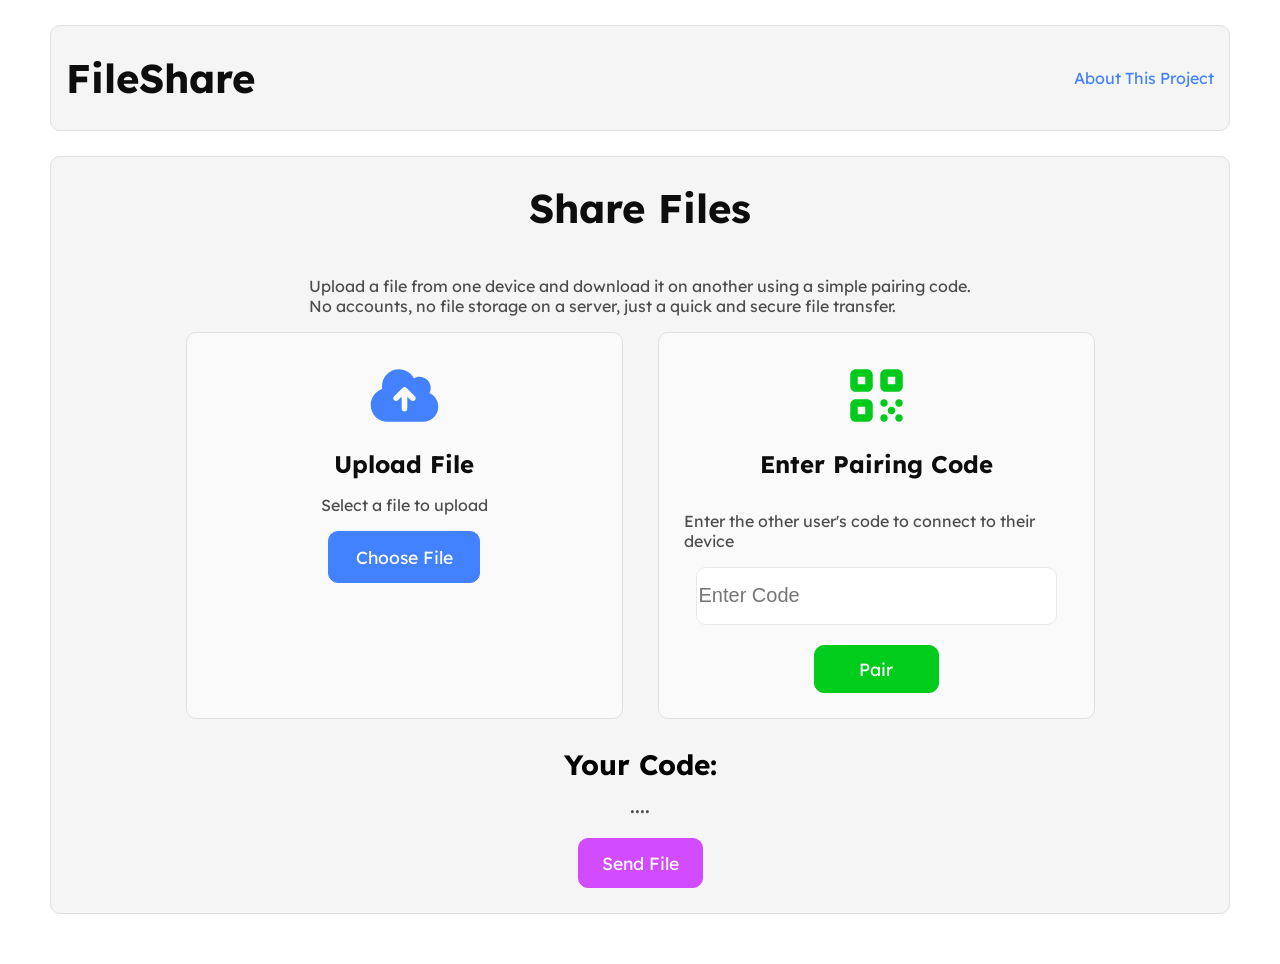
<file: project/index.html>
<!DOCTYPE html>
<html lang="en">
<head>
   <meta charset="UTF-8">
   <meta name="viewport" content="width=device-width, initial-scale=1.0">
   <link rel="stylesheet" href="styles/style.css">
   <link rel="preconnect" href="https://fonts.googleapis.com">
   <link rel="preconnect" href="https://fonts.gstatic.com" crossorigin>
   <link href="https://fonts.googleapis.com/css2?family=Lexend:wght@100..900&display=swap" rel="stylesheet">
   <title>FileShare</title>
</head>
<body>
   <!-- Header Section -->
   <div class="header-box">
      <h1>FileShare</h1>
      <a href="about/about.html">About This Project</a>
   </div>
   <!-- Main Section -->
    <div class="main-box">
      <h1>Share Files</h1>
      <p>
         Upload a file from one device and download it on another using a simple pairing code.
         <br>No accounts, no file storage on a server, just a quick and secure file transfer.
      </p>
      <div class="util-box">
         <div class="upload-box">
            <img src="imgs/cloud-arrow-up-solid-full.svg" alt="A cloud with arrow inside" width="75px" height="75px">
            <h1>Upload File</h1>
            <p>Select a file to upload</p>
            <label for="fileInput" id="upload-btn">Choose File</label>
            <input type="file" id="fileInput">
         </div>
         <div class="pairing-box">
            <img src="imgs/qrcode-solid-full.svg" alt="A qrcode" width="75px" height="75px">
            <h1>Enter Pairing Code</h1>
            <p>Enter the other user's code to connect to their device</p>
            <label for="joinKey"></label>
            <input type="text" id="joinKey" maxlength="4" placeholder="Enter Code">
            <br>
            <button id="joinBtn">Pair</button>
         </div>
      </div>
      <!-- Explanation Section -->
       <h3>Your Code:</h3>
       <p id="hostCode">....</p>
         <button id="sendFileBtn">Send File</button>
    </div>
    <!-- File download popup -->
     <div id="file-popup" class="hidden">
      <div id="popup-content-down">
         <button id="close-btn-down">&times;</button>
         <h2 id="file-alert-txt">New File Received</h2>
         <a id="file-download" href="#" download>Download</a>
      </div>
     </div>
     <!-- Connection popup -->
     <div id="connection-popup" class="hidden">
      <div id="popup-content-con">
         <button id="close-btn-con">&times;</button>
         <h2 id="connection-alert-txt">Connection Success!</h2>
         <button id="acknowledge-btn">Okay</button>
      </div>
     </div>
     <script src="scripts/fileShare.js"></script>
</body>
</html>
</file>
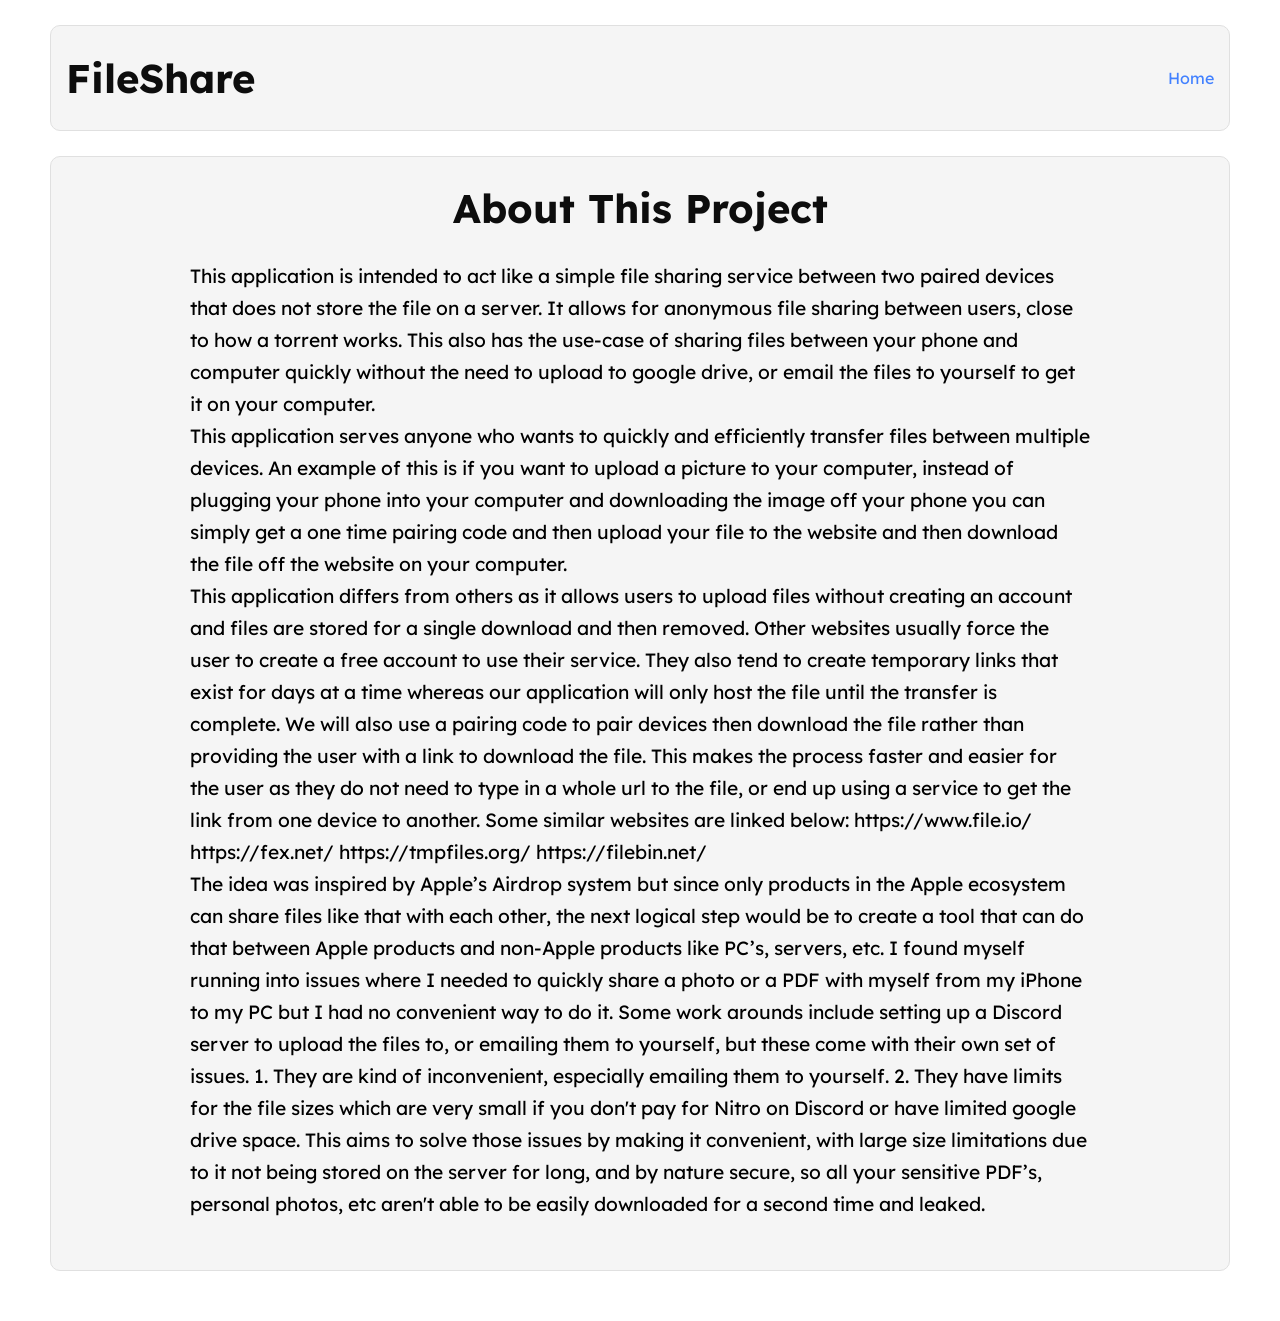
<file: project/about/about.html>
<!DOCTYPE html>
<html lang="en">
<head>
   <meta charset="UTF-8">
   <meta name="viewport" content="width=device-width, initial-scale=1.0">
   <link rel="stylesheet" href="../styles/style.css">
   <link rel="preconnect" href="https://fonts.googleapis.com">
   <link rel="preconnect" href="https://fonts.gstatic.com" crossorigin>
   <link href="https://fonts.googleapis.com/css2?family=Lexend:wght@100..900&display=swap" rel="stylesheet">
   <title>About This Project</title>
</head>
<body>
   <!-- Header Section -->
   <div class="header-box">
      <a href="../index.html"><h1>FileShare</h1></a>
      <a href="../index.html">Home</a>
   </div>
   <!-- Main Section -->
    <div class="main-box">
      <h1>About This Project</h1>
      <div id="about-box">
         <span id="desc">
            This application is intended to act like a simple file sharing
service between two paired devices that does not store the file
on a server. It allows for anonymous file sharing between users,
close to how a torrent works. This also has the use-case of sharing
files between your phone and computer quickly without the need to
upload to google drive, or email the files to yourself to get it
on your computer. 
<br>
This application serves anyone who wants to quickly and efficiently
transfer files between multiple devices. An example of this is if
you want to upload a picture to your computer, instead of plugging
your phone into your computer and downloading the image off your
phone you can simply get a one time pairing code and then upload
your file to the website and then download the file off the
website on your computer.
<br>
This application differs from others as it allows users to upload
files without creating an account and files are stored for a single
download and then removed. Other websites usually force the user to
create a free account to use their service. They also tend to create
temporary links that exist for days at a time whereas our application
will only host the file until the transfer is complete. We will also
use a pairing code to pair devices then download the file rather
than providing the user with a link to download the file.
This makes the process faster and easier for the user as they do not
need to type in a whole url to the file, or end up using a service to
get the link from one device to another. Some similar websites are linked below:
https://www.file.io/                https://fex.net/
https://tmpfiles.org/                https://filebin.net/
<br>
The idea was inspired by Apple’s Airdrop system but since only products
in the Apple ecosystem can share files like that with each other, the
next logical step would be to create a tool that can do that between
Apple products and non-Apple products like PC’s, servers, etc. I found
myself running into issues where I needed to quickly share a photo or a
PDF with myself from my iPhone to my PC but I had no convenient way to
do it. Some work arounds include setting up a Discord server to upload the
files to, or emailing them to yourself, but these come with their own
set of issues. 1. They are kind of inconvenient, especially emailing them
to yourself. 2. They have limits for the file sizes which are very small if you don't pay for
Nitro on Discord or have limited google drive space. This aims to solve
those issues by making it convenient, with large size limitations due to it not
being stored on the server for long, and by nature secure, so 
all your sensitive PDF’s, personal photos, etc aren't able to be easily downloaded 
for a second time and leaked.
         </span>
      </div>
</body>
</html>
</file>
<file: project/styles/style.css>
:root {
   --bg-dark: hsl(0 0% 96%);
   --bg: hsl(0 0% 98%);
   --bg-light: hsl(0 0% 100%);
   --text: hsl(0 0% 5%);
   --text-muted: hsl(0 0% 30%);
   font-family: 'Lexend';
}

/* General Styling */
body {
   margin: 25px 50px 50px 50px;
   background-color: var(--bg-light);
}

h1, h2 {
   color: var(--text);
}

h1 {
   font-size: 2.5rem;
}

h2, h3 {
   font-size: 1.75rem;
   margin-bottom: 0px;
}

p {
   color: var(--text-muted);
}

a {
   text-decoration: none;
   color: hsl(220, 100%, 63%);
}

/* Header Styling */
.header-box {
   display: flex;
   justify-content: space-between;
   align-items: center;
   border: 1.75px solid hsl(0 0% 88%);
   border-radius: 10px;
   background-color: var(--bg-dark);
   padding: 0px 15px 0px 15px;
   margin-bottom: 25px;
}

/* Main Box Styling */
.main-box {
   display: flex;
   flex-basis: 0;
   flex-direction: column;
   align-items: center;
   border: 1.75px solid hsl(0 0% 88%);
   border-radius: 10px;
   background-color: var(--bg-dark);
}

/* Util Box Styling */
.util-box {
   display: flex;
   justify-content: center;
   gap: 35px;
}

/* Upload Box Styling */
.upload-box {
   display: flex;
   flex-direction: column;
   align-items: center;
   padding: 25px;
   background-color: var(--bg);
   border: 1.75px solid hsl(0 0% 88%);
   border-radius: 10px;
   width: 385px;
}

.upload-box > h1 {
   font-size: 1.5rem;
   margin-bottom: 0px;
}

#upload-btn {
   display: flex;
   justify-content: center;
   align-items: center;
   width: 150px;
   height: 50px;
   color: white;
   font-size: 1.1rem;
   background-color: hsl(220, 100%, 63%);
   border: 1px solid hsl(220, 100%, 63%);
   border-radius: 10px;
}

#upload-btn:hover {
   background-color: hsl(220, 100%, 50%);
   border: 1px solid hsl(220, 100%, 50%);
   cursor: pointer;
}

#fileInput {
   display: none
}

/* Pairing Box Styling */
.pairing-box {
   display: flex;
   flex-direction: column;
   align-items: center;
   padding: 25px;
   background-color: var(--bg);
   border: 1.75px solid hsl(0 0% 88%);
   border-radius: 10px;
   width: 385px;
   height: 335px;
}

.pairing-box > h1 {
   font-size: 1.5rem;
}

#joinKey {
   width: 355px;
   height: 55px;
   border: 1.75px solid hsl(0 0% 91%);
   border-radius: 10px;
   font-size: 1.25rem;
   color: var(--text);
}

#joinBtn {
   width: 125px;
   height: 50px;
   color: white;
   font-size: 1.1rem;
   font-family: 'Lexend';
   background-color: hsl(128, 100%, 40%);
   border: 1px solid hsl(128, 100%, 40%);
   border-radius: 10px;
}

#joinBtn:hover {
   background-color: hsl(128, 100%, 35%);
   border: 1px solid hsl(128, 100%, 35%);
   cursor: pointer;
}

/* Code and File Send Section */

#hostCode {
   text-align: center;
   font-size: 1.3rem;
   font-family: 'Lexend';
   margin-top: 10px;
   margin-bottom: 20px;
}

#sendFileBtn{ 
   width: 125px;
   height: 50px;
   color: white;
   font-size: 1.1rem;
   font-family: 'Lexend';
   margin: 0px auto 25px auto;
   background-color: hsl(285, 100%, 65%);
   border: 1px solid hsl(285, 100%, 65%);
   border-radius: 10px;
}

#sendFileBtn:hover{
   background-color: hsl(285, 100%, 55%);
   border: 1px solid hsl(285, 100%, 55%);
}

/* File Download Popup */

#file-popup, #connection-popup{
   position: fixed;
   inset: 0;
   display: flex;
   justify-content: center;
   align-items: center;
   background: hsla(0, 0%, 0%, 0.5);
   z-index: 9999;
}

#file-popup.hidden, #connection-popup.hidden{
   display: none;
}

#popup-content-down, #popup-content-con {
  display: flex;
  flex-direction: column;
  background: var(--bg-light);
  border-radius: 8px;
  height: 175px;
  width: 375px;
  box-shadow: 0 10px 25px hsla(0, 0%, 0%, 0.15);
}

#close-btn-down, #close-btn-con {
  flex-grow: 0; 
  width: fit-content;
  border: none;
  background: transparent;
  font-size: 1.75rem;
  cursor: pointer;
  align-self: flex-end;
}

#file-alert-txt, #connection-alert-txt{
   align-self: center;
   margin-top: 10px;
}

#file-download {
   align-self: center;
   margin-top: 30px;
}

#acknowledge-btn {
   align-self: center;
   margin-top: 25px;
   width: 100px;
   height: 30px;
   font-size: 1.1rem;
   color: white;
   font-family: 'Lexend';
   background-color: hsl(128, 100%, 40%);
   border: 1px solid hsl(128, 100%, 40%);
   border-radius: 10px;
}

#acknowledge-btn:hover {
   background-color: hsl(128, 100%, 35%);
   border: 1px solid hsl(128, 100%, 35%);
   cursor: pointer;
}

#about-box {
   width: 900px;
   margin-bottom: 50px;
}

#desc {
   font-size: 1.2rem;
   line-height: 2rem;
}
</file>
